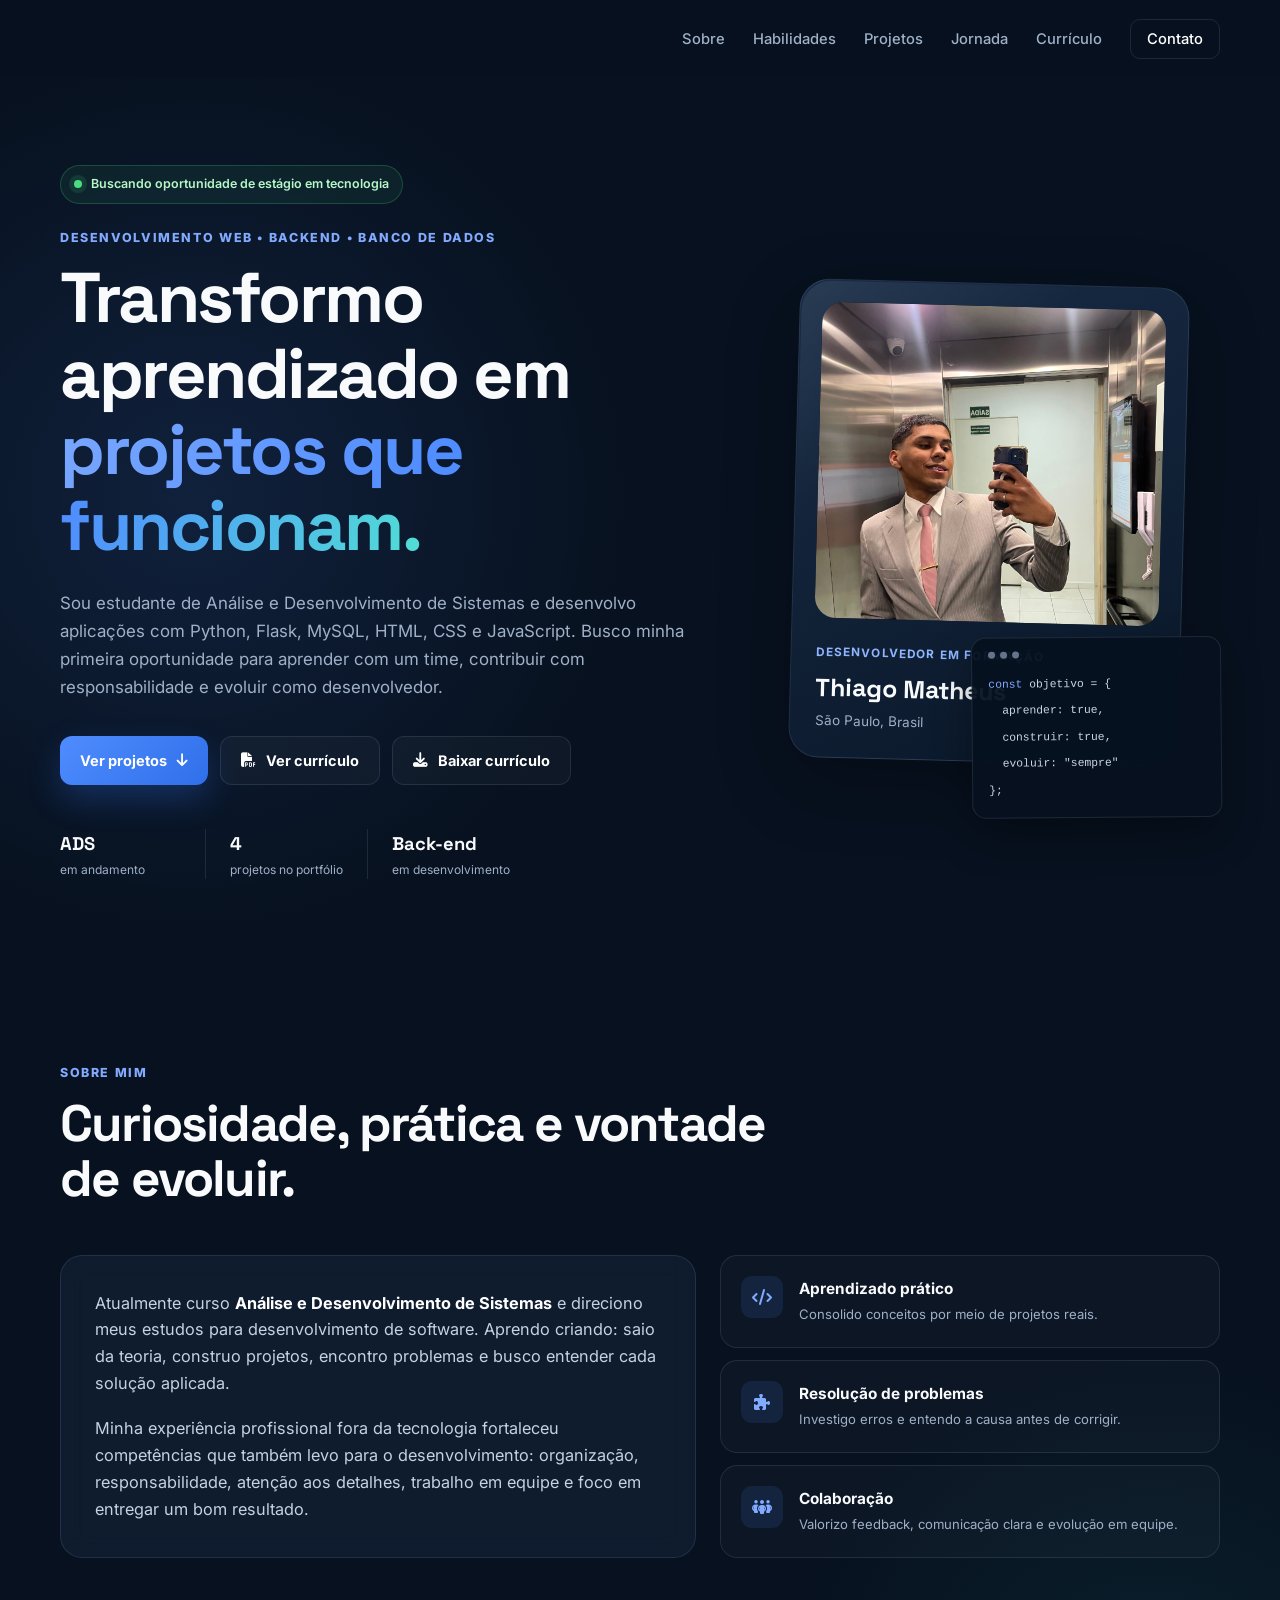
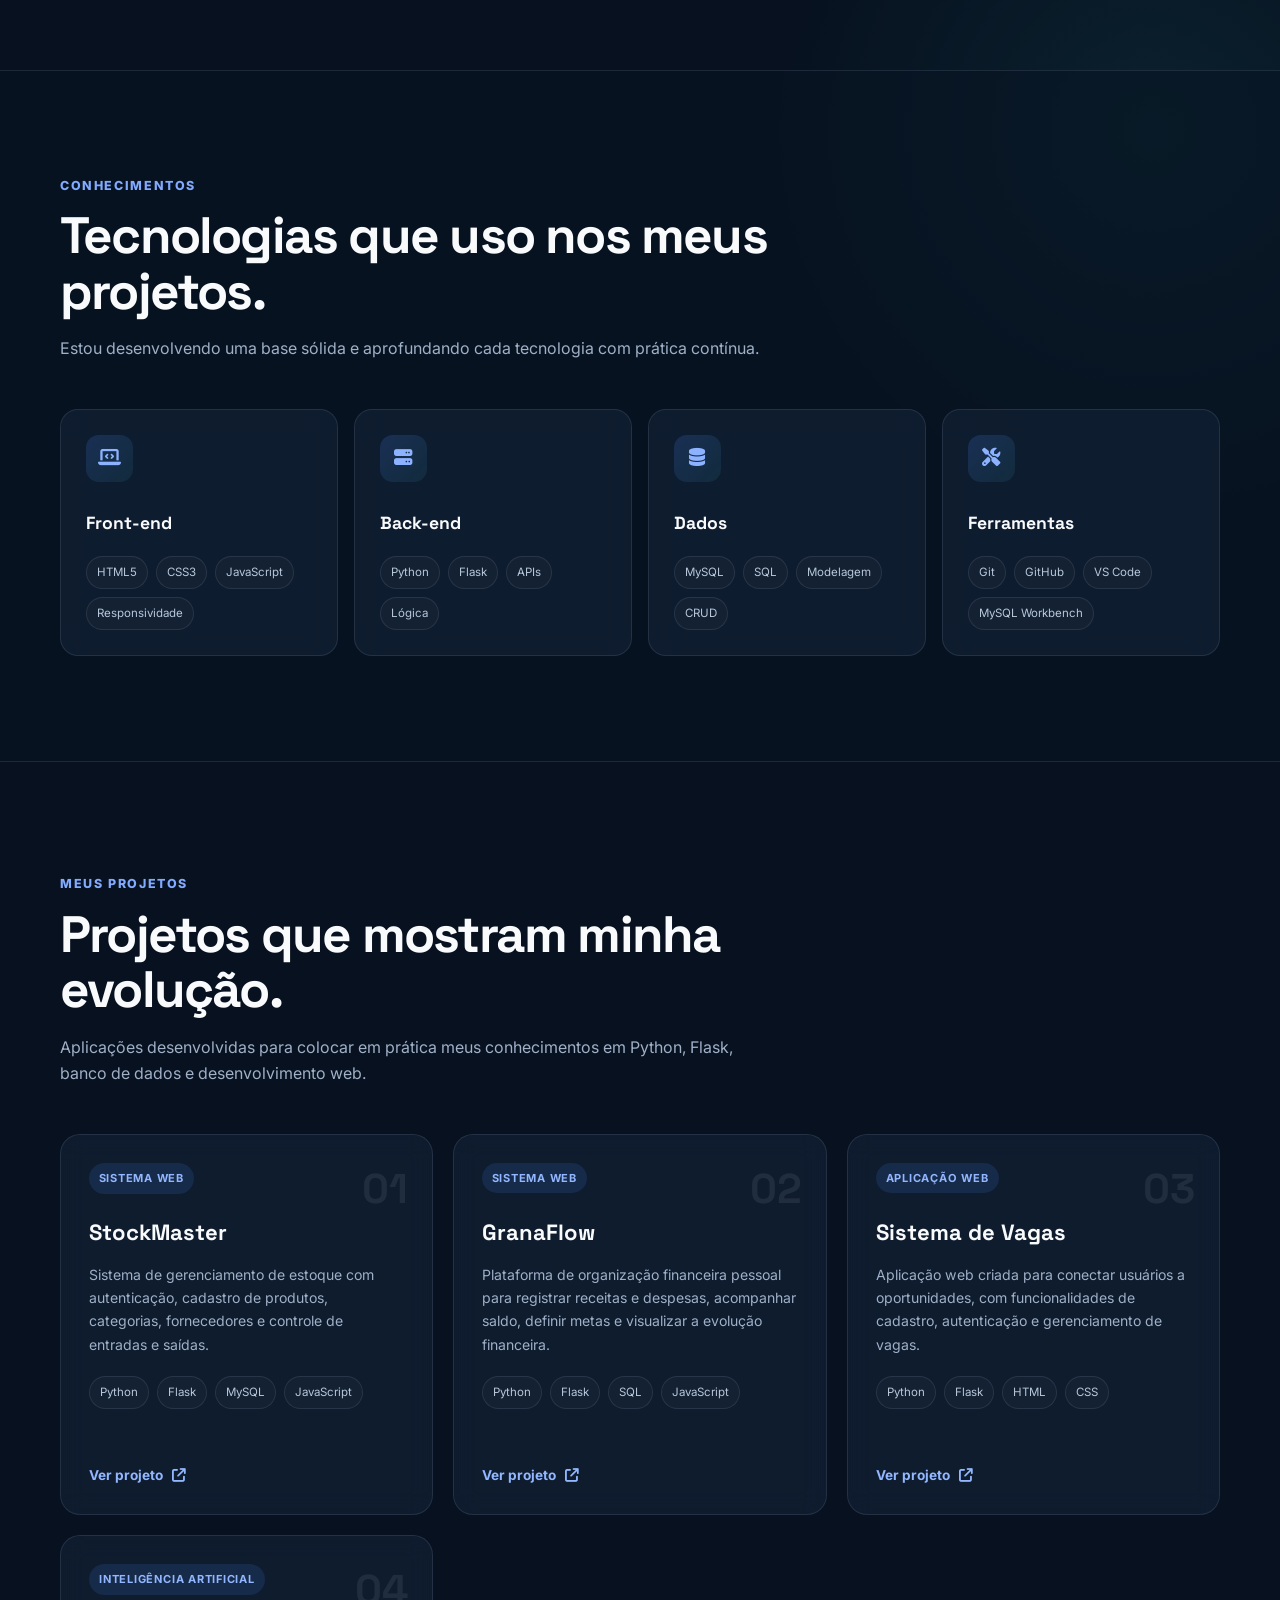
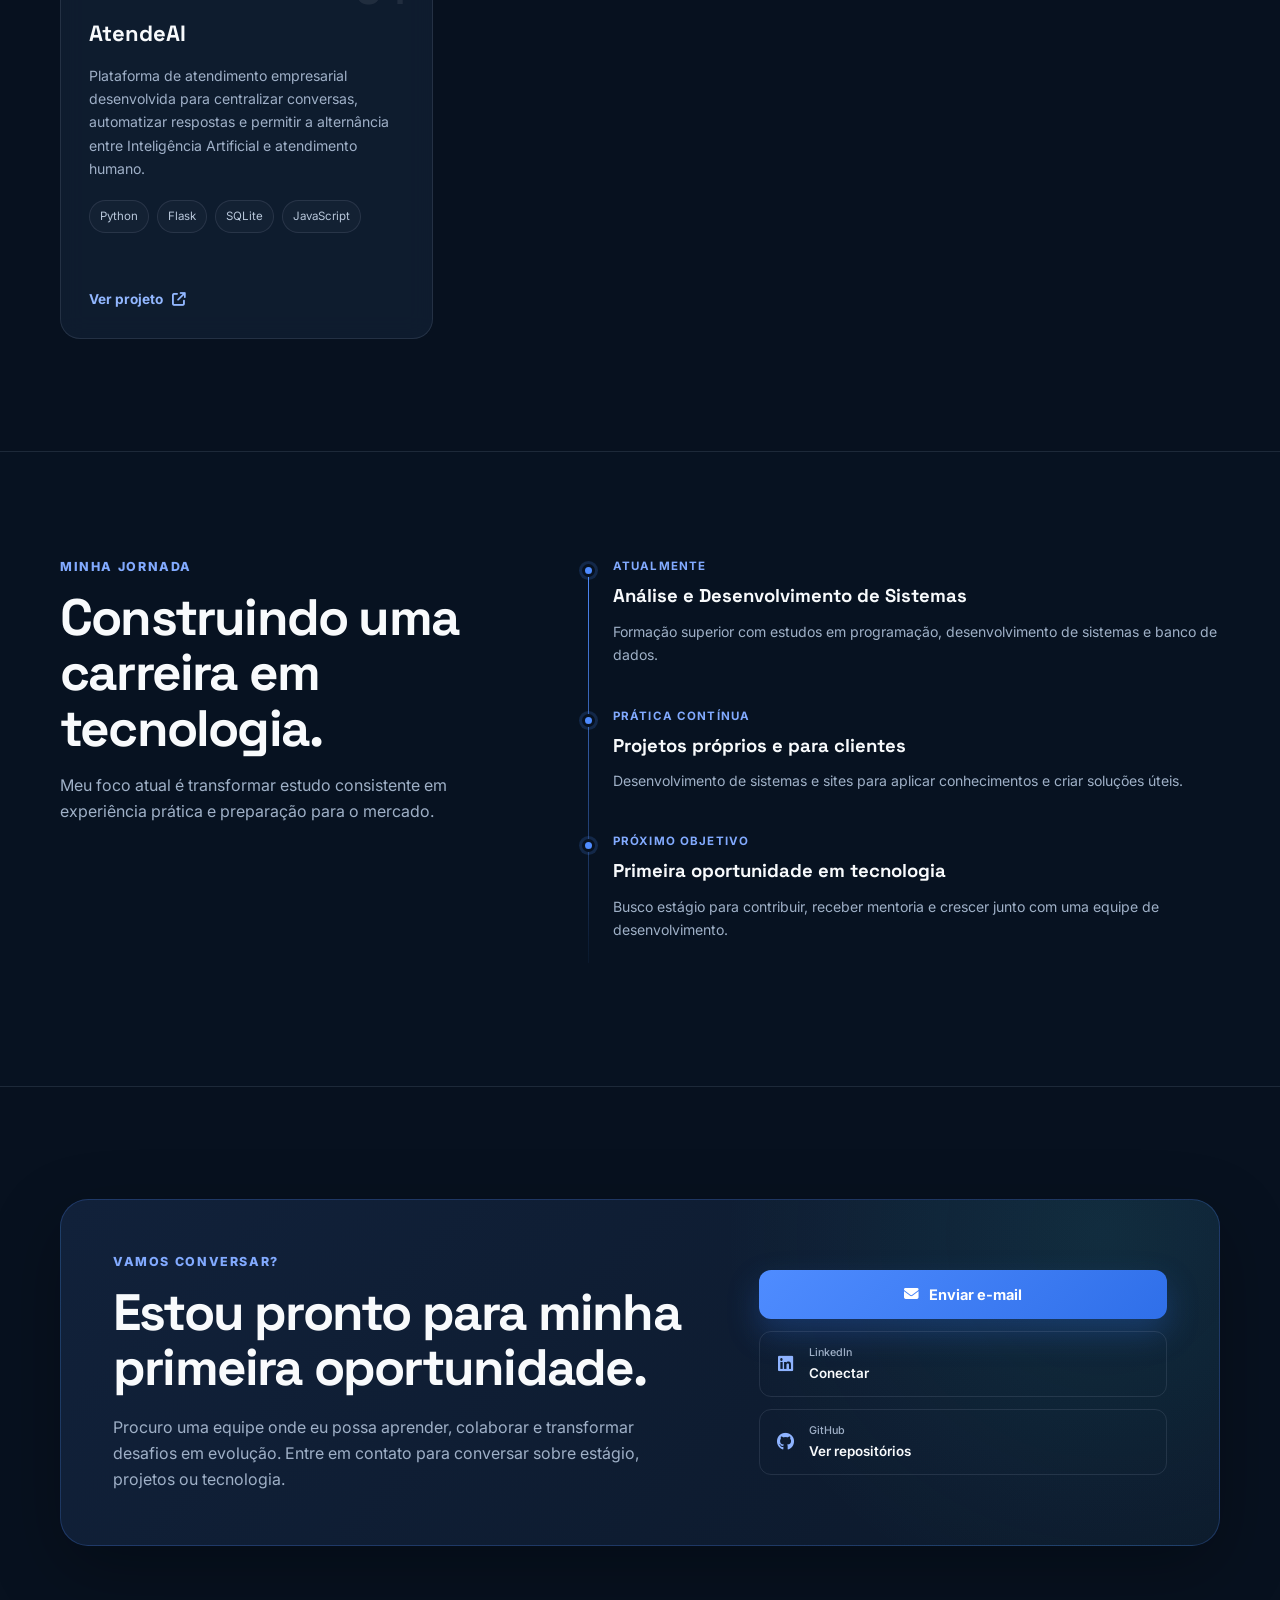
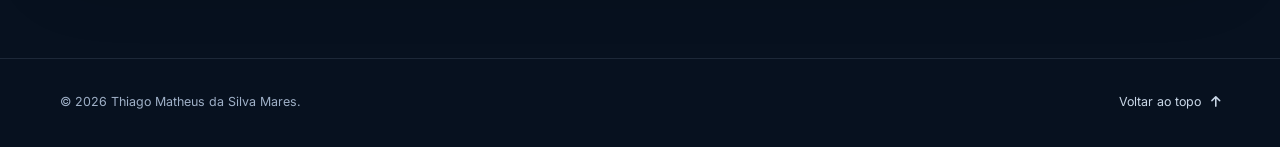
<file: index.html>
<!DOCTYPE html>
<html lang="pt-BR">
<head>
    <meta charset="UTF-8">
    <meta name="viewport" content="width=device-width, initial-scale=1.0">
    <meta name="description" content="Portfólio de Thiago Matheus, estudante de Análise e Desenvolvimento de Sistemas com projetos em Python, Flask, MySQL e desenvolvimento web.">
    <meta name="theme-color" content="#07111f">
    <title>Thiago Matheus | Desenvolvedor em formação</title>

    <link rel="shortcut icon" href="Banco-de-dados/img/favicon.ico" type="image/x-icon">
    <link rel="preconnect" href="https://fonts.googleapis.com">
    <link rel="preconnect" href="https://fonts.gstatic.com" crossorigin>
    <link href="https://fonts.googleapis.com/css2?family=Inter:wght@400;500;600;700;800&family=Space+Grotesk:wght@600;700&display=swap" rel="stylesheet">
    <link rel="stylesheet" href="https://cdnjs.cloudflare.com/ajax/libs/font-awesome/6.7.2/css/all.min.css">
    <link rel="stylesheet" href="estilo/style.css">
</head>

<body>
    <a class="skip-link" href="#conteudo">Ir para o conteúdo</a>

    <header class="site-header" id="inicio">
        <nav class="navbar" aria-label="Navegação principal">
            <a class="brand" href="#inicio" aria-label="Página inicial de Thiago Matheus">
            
            </a>

            <button class="menu-button" type="button" aria-label="Abrir menu" aria-expanded="false" aria-controls="main-menu">
                <i class="fa-solid fa-bars"></i>
            </button>

            <ul class="nav-links" id="main-menu">
                <li><a href="#sobre">Sobre</a></li>
                <li><a href="#habilidades">Habilidades</a></li>
                <li><a href="#projetos">Projetos</a></li>
                <li><a href="#jornada">Jornada</a></li>
                <li><a href="assets/curriculo/Curriculo_Thiago_Matheus_pdf.pdf" target="_blank">Currículo</a></li>
                <li><a class="nav-cta" href="#contato">Contato</a></li>
            </ul>
        </nav>
    </header>

    <main id="conteudo">
        <section class="hero section-shell" aria-labelledby="hero-title">
            <div class="hero-copy reveal">
                <div class="availability">
                    <span class="status-dot"></span>
                    Buscando oportunidade de estágio em tecnologia
                </div>

                <p class="eyebrow">Desenvolvimento web • Backend • Banco de dados</p>
                <h1 id="hero-title">Transformo aprendizado em <span>projetos que funcionam.</span></h1>

                <p class="hero-description">
                    Sou estudante de Análise e Desenvolvimento de Sistemas e desenvolvo aplicações com
                    Python, Flask, MySQL, HTML, CSS e JavaScript. Busco minha primeira oportunidade para
                    aprender com um time, contribuir com responsabilidade e evoluir como desenvolvedor.
                </p>

                <div class="hero-actions">
                    <a class="button button-primary" href="#projetos">
                        Ver projetos
                        <i class="fa-solid fa-arrow-down"></i>
                    </a>
                    <a class="button button-secondary" href="assets/curriculo/Curriculo_Thiago_Matheus_pdf.pdf" target="_blank" rel="noopener noreferrer">
                        <i class="fa-solid fa-file-pdf"></i>
                        Ver currículo
                    </a>
                    <a class="button button-secondary" href="assets/curriculo/Curriculo_Thiago_Matheus_pdf.pdf" download>
                        <i class="fa-solid fa-download"></i>
                        Baixar currículo
                    </a>
                </div>

                <ul class="hero-highlights" aria-label="Destaques profissionais">
                    <li><strong>ADS</strong><span>em andamento</span></li>
                    <li><strong>4</strong><span>projetos no portfólio</span></li>
                    <li><strong>Back-end</strong><span>em desenvolvimento</span></li>
                </ul>
            </div>

            <div class="hero-visual reveal" aria-label="Apresentação de Thiago Matheus">
                <div class="profile-glow"></div>
                <div class="profile-card">
                    <div class="profile-image-wrap">
                        <img src="Banco-de-dados/img/WhatsApp Image 2026-07-23 at 18.38.19.jpeg" alt="Foto de Thiago Matheus" class="profile-image">
                    </div>
                    <div class="profile-content">
                        <span class="profile-label">Desenvolvedor em formação</span>
                        <h2>Thiago Matheus</h2>
                        <p>São Paulo, Brasil</p>
                    </div>
                    <div class="code-window" aria-hidden="true">
                        <div class="code-dots"><span></span><span></span><span></span></div>
                        <code><span>const</span> objetivo = {<br>&nbsp;&nbsp;aprender: true,<br>&nbsp;&nbsp;construir: true,<br>&nbsp;&nbsp;evoluir: "sempre"<br>};</code>
                    </div>
                </div>
            </div>
        </section>

        <section class="about section-shell" id="sobre">
            <div class="section-heading reveal">
                <p class="eyebrow">Sobre mim</p>
                <h2>Curiosidade, prática e vontade de evoluir.</h2>
            </div>

            <div class="about-grid">
                <article class="about-card reveal">
                    <p>
                        Atualmente curso <strong>Análise e Desenvolvimento de Sistemas</strong> e direciono meus estudos
                        para desenvolvimento de software. Aprendo criando: saio da teoria, construo projetos, encontro
                        problemas e busco entender cada solução aplicada.
                    </p>
                    <p>
                        Minha experiência profissional fora da tecnologia fortaleceu competências que também levo para
                        o desenvolvimento: organização, responsabilidade, atenção aos detalhes, trabalho em equipe e foco
                        em entregar um bom resultado.
                    </p>
                </article>

                <div class="principles reveal">
                    <div class="principle">
                        <i class="fa-solid fa-code"></i>
                        <div><h3>Aprendizado prático</h3><p>Consolido conceitos por meio de projetos reais.</p></div>
                    </div>
                    <div class="principle">
                        <i class="fa-solid fa-puzzle-piece"></i>
                        <div><h3>Resolução de problemas</h3><p>Investigo erros e entendo a causa antes de corrigir.</p></div>
                    </div>
                    <div class="principle">
                        <i class="fa-solid fa-people-group"></i>
                        <div><h3>Colaboração</h3><p>Valorizo feedback, comunicação clara e evolução em equipe.</p></div>
                    </div>
                </div>
            </div>
        </section>

        <section class="skills-section" id="habilidades">
            <div class="section-shell">
                <div class="section-heading reveal">
                    <p class="eyebrow">Conhecimentos</p>
                    <h2>Tecnologias que uso nos meus projetos.</h2>
                    <p>Estou desenvolvendo uma base sólida e aprofundando cada tecnologia com prática contínua.</p>
                </div>

                <div class="skills-grid">
                    <article class="skill-group reveal">
                        <div class="skill-icon"><i class="fa-solid fa-laptop-code"></i></div>
                        <h3>Front-end</h3>
                        <div class="skill-tags"><span>HTML5</span><span>CSS3</span><span>JavaScript</span><span>Responsividade</span></div>
                    </article>
                    <article class="skill-group reveal">
                        <div class="skill-icon"><i class="fa-solid fa-server"></i></div>
                        <h3>Back-end</h3>
                        <div class="skill-tags"><span>Python</span><span>Flask</span><span>APIs</span><span>Lógica</span></div>
                    </article>
                    <article class="skill-group reveal">
                        <div class="skill-icon"><i class="fa-solid fa-database"></i></div>
                        <h3>Dados</h3>
                        <div class="skill-tags"><span>MySQL</span><span>SQL</span><span>Modelagem</span><span>CRUD</span></div>
                    </article>
                    <article class="skill-group reveal">
                        <div class="skill-icon"><i class="fa-solid fa-screwdriver-wrench"></i></div>
                        <h3>Ferramentas</h3>
                        <div class="skill-tags"><span>Git</span><span>GitHub</span><span>VS Code</span><span>MySQL Workbench</span></div>
                    </article>
                </div>
            </div>
        </section>

        <section class="projects section-shell" id="projetos">

    <div class="section-heading reveal">
        <p class="eyebrow">Meus projetos</p>
        <h2>Projetos que mostram minha evolução.</h2>
        <p>
            Aplicações desenvolvidas para colocar em prática meus conhecimentos
            em Python, Flask, banco de dados e desenvolvimento web.
        </p>
    </div>

    <div class="project-grid">

        <!-- STOCKMASTER -->
        <article class="project-card reveal">
            <div class="project-number">01</div>

            <span class="badge badge-alt">Sistema Web</span>

            <h3>StockMaster</h3>

            <p>
                Sistema de gerenciamento de estoque com autenticação,
                cadastro de produtos, categorias, fornecedores e controle
                de entradas e saídas.
            </p>

            <div class="tech-list">
                <span>Python</span>
                <span>Flask</span>
                <span>MySQL</span>
                <span>JavaScript</span>
            </div>

            <a class="text-link"
               href="https://stockmaster-thiago3.onrender.com"
               target="_blank"
               rel="noopener noreferrer">
                Ver projeto
                <i class="fa-solid fa-arrow-up-right-from-square"></i>
            </a>
        </article>


        <!-- GRANAFLOW -->
        <article class="project-card reveal">
            <div class="project-number">02</div>

            <span class="badge badge-alt">Sistema Web</span>

            <h3>GranaFlow</h3>

            <p>
                Plataforma de organização financeira pessoal para registrar
                receitas e despesas, acompanhar saldo, definir metas e
                visualizar a evolução financeira.
            </p>

            <div class="tech-list">
                <span>Python</span>
                <span>Flask</span>
                <span>SQL</span>
                <span>JavaScript</span>
            </div>

            <a class="text-link"
               href="https://granaflow-s0bc.onrender.com"
               target="_blank"
               rel="noopener noreferrer">
                Ver projeto
                <i class="fa-solid fa-arrow-up-right-from-square"></i>
            </a>
        </article>


        <!-- SISTEMA DE VAGAS -->
        <article class="project-card reveal">
            <div class="project-number">03</div>

            <span class="badge badge-alt">Aplicação Web</span>

            <h3>Sistema de Vagas</h3>

            <p>
                Aplicação web criada para conectar usuários a oportunidades,
                com funcionalidades de cadastro, autenticação e
                gerenciamento de vagas.
            </p>

            <div class="tech-list">
                <span>Python</span>
                <span>Flask</span>
                <span>HTML</span>
                <span>CSS</span>
            </div>

            <a class="text-link"
               href="https://sistemavagas.netlify.app/"
               target="_blank"
               rel="noopener noreferrer">
                Ver projeto
                <i class="fa-solid fa-arrow-up-right-from-square"></i>
            </a>
        </article>

        <!-- ATENDEAI -->
        <article class="project-card reveal">
            <div class="project-number">04</div>

            <span class="badge badge-alt">Inteligência Artificial</span>

            <h3>AtendeAI</h3>

            <p>
                Plataforma de atendimento empresarial desenvolvida para
                centralizar conversas, automatizar respostas e permitir
                a alternância entre Inteligência Artificial e atendimento humano.
            </p>

            <div class="tech-list">
                <span>Python</span>
                <span>Flask</span>
                <span>SQLite</span>
                <span>JavaScript</span>
            </div>

            <a class="text-link"
            href="https://atendeia.onrender.com/"
            target="_blank"
            rel="noopener noreferrer">
                Ver projeto
                <i class="fa-solid fa-arrow-up-right-from-square"></i>
            </a>
        </article>

    </div>
</section>
            
        <section class="journey-section" id="jornada">
            <div class="section-shell journey-grid">
                <div class="section-heading reveal">
                    <p class="eyebrow">Minha jornada</p>
                    <h2>Construindo uma carreira em tecnologia.</h2>
                    <p>Meu foco atual é transformar estudo consistente em experiência prática e preparação para o mercado.</p>
                </div>

                <div class="timeline reveal">
                    <article class="timeline-item">
                        <span class="timeline-dot"></span>
                        <p class="timeline-date">Atualmente</p>
                        <h3>Análise e Desenvolvimento de Sistemas</h3>
                        <p>Formação superior com estudos em programação, desenvolvimento de sistemas e banco de dados.</p>
                    </article>
                    <article class="timeline-item">
                        <span class="timeline-dot"></span>
                        <p class="timeline-date">Prática contínua</p>
                        <h3>Projetos próprios e para clientes</h3>
                        <p>Desenvolvimento de sistemas e sites para aplicar conhecimentos e criar soluções úteis.</p>
                    </article>
                    <article class="timeline-item">
                        <span class="timeline-dot"></span>
                        <p class="timeline-date">Próximo objetivo</p>
                        <h3>Primeira oportunidade em tecnologia</h3>
                        <p>Busco estágio para contribuir, receber mentoria e crescer junto com uma equipe de desenvolvimento.</p>
                    </article>
                </div>
            </div>
        </section>

        <section class="contact section-shell" id="contato">
            <div class="contact-card reveal">
                <div>
                    <p class="eyebrow">Vamos conversar?</p>
                    <h2>Estou pronto para minha primeira oportunidade.</h2>
                    <p>
                        Procuro uma equipe onde eu possa aprender, colaborar e transformar desafios em evolução.
                        Entre em contato para conversar sobre estágio, projetos ou tecnologia.
                    </p>
                </div>

                <div class="contact-actions">
                    <a class="button button-primary" href="mailto:thiagomatheus4033@gmail.com"><i class="fa-solid fa-envelope"></i> Enviar e-mail</a>
                    <a class="contact-link" href="https://www.linkedin.com/in/thiago-matheus-a689ba3b1" target="_blank" rel="noopener noreferrer"><i class="fa-brands fa-linkedin"></i><span><small>LinkedIn</small>Conectar</span></a>
                    <a class="contact-link" href="https://github.com/thiagosilva80" target="_blank" rel="noopener noreferrer"><i class="fa-brands fa-github"></i><span><small>GitHub</small>Ver repositórios</span></a>
                </div>
            </div>
        </section>
    </main>

    <footer class="site-footer">
        <div class="section-shell footer-content">
            <p>© 2026 Thiago Matheus da Silva Mares.</p>
            <a href="#inicio">Voltar ao topo <i class="fa-solid fa-arrow-up"></i></a>
        </div>
    </footer>

    <script src="script.js"></script>
</body>
</html>
</file>
<file: estilo/style.css>
:root {
    --bg: #07111f;
    --bg-soft: #0b1728;
    --surface: rgba(17, 31, 51, 0.82);
    --surface-solid: #111f33;
    --surface-light: #172a43;
    --border: rgba(148, 163, 184, 0.16);
    --text: #f8fafc;
    --muted: #9fb0c7;
    --primary: #4f8cff;
    --primary-strong: #2f6fe9;
    --cyan: #38d9d9;
    --success: #4ade80;
    --shadow: 0 24px 70px rgba(0, 0, 0, 0.28);
    --radius: 22px;
    --max-width: 1160px;
}

* { margin: 0; padding: 0; box-sizing: border-box; }
html { scroll-behavior: smooth; scroll-padding-top: 92px; }
body {
    min-height: 100vh;
    background:
        radial-gradient(circle at 15% 10%, rgba(79, 140, 255, 0.13), transparent 28rem),
        radial-gradient(circle at 90% 35%, rgba(56, 217, 217, 0.08), transparent 24rem),
        var(--bg);
    color: var(--text);
    font-family: "Inter", sans-serif;
    line-height: 1.65;
    overflow-x: hidden;
}
body::before {
    content: "";
    position: fixed;
    inset: 0;
    pointer-events: none;
    opacity: 0.22;
    background-image: linear-gradient(rgba(255,255,255,.025) 1px, transparent 1px), linear-gradient(90deg, rgba(255,255,255,.025) 1px, transparent 1px);
    background-size: 42px 42px;
    mask-image: linear-gradient(to bottom, black, transparent 80%);
    z-index: -1;
}
a { color: inherit; }
img { max-width: 100%; display: block; }
button, a { -webkit-tap-highlight-color: transparent; }

.skip-link { position: fixed; top: -60px; left: 20px; z-index: 999; padding: 12px 16px; background: white; color: #07111f; border-radius: 8px; transition: top .2s; }
.skip-link:focus { top: 16px; }
.section-shell { width: min(calc(100% - 40px), var(--max-width)); margin-inline: auto; }

.site-header { position: sticky; top: 0; z-index: 100; border-bottom: 1px solid transparent; background: rgba(7, 17, 31, 0.74); backdrop-filter: blur(18px); transition: border-color .25s, box-shadow .25s; }
.site-header.scrolled { border-color: var(--border); box-shadow: 0 12px 35px rgba(0,0,0,.15); }
.navbar { width: min(calc(100% - 40px), var(--max-width)); height: 76px; margin-inline: auto; display: flex; align-items: center; justify-content: space-between; }
.brand { display: inline-flex; align-items: center; gap: 11px; text-decoration: none; font-family: "Space Grotesk", sans-serif; font-weight: 700; font-size: 1.05rem; }
.brand-mark { display: grid; place-items: center; width: 38px; aspect-ratio: 1; border-radius: 11px; background: linear-gradient(135deg, var(--primary), var(--cyan)); color: white; font-size: .78rem; box-shadow: 0 8px 22px rgba(79,140,255,.28); }
.nav-links { display: flex; align-items: center; gap: 28px; list-style: none; }
.nav-links a { color: var(--muted); text-decoration: none; font-size: .92rem; font-weight: 500; transition: color .2s; }
.nav-links a:hover, .nav-links a.active { color: white; }
.nav-links .nav-cta { padding: 10px 16px; border: 1px solid var(--border); border-radius: 10px; color: white; }
.nav-links .nav-cta:hover { border-color: rgba(79,140,255,.6); background: rgba(79,140,255,.1); }
.menu-button { display: none; border: 0; background: transparent; color: white; font-size: 1.35rem; cursor: pointer; }

.hero { min-height: calc(100vh - 76px); padding-block: 88px 72px; display: grid; grid-template-columns: 1.15fr .85fr; align-items: center; gap: 74px; }
.availability { width: fit-content; display: inline-flex; align-items: center; gap: 9px; margin-bottom: 24px; padding: 8px 13px; border: 1px solid rgba(74,222,128,.22); border-radius: 999px; background: rgba(74,222,128,.07); color: #b7f7c8; font-size: .78rem; font-weight: 600; }
.status-dot { width: 8px; height: 8px; border-radius: 50%; background: var(--success); box-shadow: 0 0 0 5px rgba(74,222,128,.12); }
.eyebrow { margin-bottom: 12px; color: #82aaff; font-size: .78rem; font-weight: 800; text-transform: uppercase; letter-spacing: .13em; }
.hero h1, .section-heading h2, .contact-card h2 { font-family: "Space Grotesk", sans-serif; letter-spacing: -.035em; line-height: 1.08; }
.hero h1 { max-width: 760px; font-size: clamp(2.7rem, 5.5vw, 5rem); }
.hero h1 span { background: linear-gradient(110deg, #79a7ff, #4f8cff 52%, #51dfd5); -webkit-background-clip: text; background-clip: text; color: transparent; }
.hero-description { max-width: 680px; margin-top: 26px; color: var(--muted); font-size: 1.06rem; }
.hero-actions { display: flex; flex-wrap: wrap; gap: 12px; margin-top: 34px; }
.button { display: inline-flex; align-items: center; justify-content: center; gap: 10px; min-height: 49px; padding: 0 20px; border-radius: 12px; text-decoration: none; font-size: .91rem; font-weight: 700; transition: transform .22s, background .22s, border-color .22s, box-shadow .22s; }
.button:hover { transform: translateY(-2px); }
.button-primary { background: linear-gradient(135deg, var(--primary), var(--primary-strong)); color: white; box-shadow: 0 14px 32px rgba(47,111,233,.28); }
.button-primary:hover { box-shadow: 0 17px 38px rgba(47,111,233,.38); }
.button-secondary { border: 1px solid var(--border); background: rgba(255,255,255,.03); color: white; }
.button-secondary:hover { border-color: rgba(79,140,255,.5); background: rgba(79,140,255,.08); }
.hero-highlights { display: flex; flex-wrap: wrap; gap: 0; margin-top: 44px; list-style: none; }
.hero-highlights li { display: flex; flex-direction: column; min-width: 145px; padding: 0 24px; border-left: 1px solid var(--border); }
.hero-highlights li:first-child { padding-left: 0; border-left: 0; }
.hero-highlights strong { font-family: "Space Grotesk"; font-size: 1.15rem; }
.hero-highlights span { color: var(--muted); font-size: .75rem; }
.hero-visual { position: relative; display: grid; place-items: center; }
.profile-glow { position: absolute; width: 78%; aspect-ratio: 1; border-radius: 50%; background: radial-gradient(circle, rgba(79,140,255,.28), transparent 66%); filter: blur(12px); }
.profile-card { position: relative; width: min(100%, 390px); padding: 22px; border: 1px solid var(--border); border-radius: 30px; background: linear-gradient(155deg, rgba(25,45,71,.96), rgba(10,24,41,.95)); box-shadow: var(--shadow); transform: rotate(1.5deg); }
.profile-card::before { content: ""; position: absolute; inset: 1px; border-radius: inherit; background: linear-gradient(140deg, rgba(255,255,255,.08), transparent 30%); pointer-events: none; }
.profile-image-wrap { position: relative; overflow: hidden; aspect-ratio: 1 / .92; border-radius: 21px; background: #0c1828; }
.profile-image { width: 100%; height: 100%; object-fit: cover; object-position: center 18%; filter: saturate(.9) contrast(1.04); }
.profile-content { padding: 19px 3px 4px; }
.profile-label { color: #8fb5ff; font-size: .73rem; font-weight: 700; text-transform: uppercase; letter-spacing: .1em; }
.profile-content h2 { margin-top: 4px; font-family: "Space Grotesk"; font-size: 1.55rem; }
.profile-content p { color: var(--muted); font-size: .84rem; }
.code-window { position: absolute; right: -44px; bottom: -54px; width: 250px; padding: 13px 16px 17px; border: 1px solid var(--border); border-radius: 14px; background: rgba(7,17,31,.95); box-shadow: 0 18px 40px rgba(0,0,0,.3); transform: rotate(-2deg); }
.code-dots { display: flex; gap: 5px; margin-bottom: 10px; }
.code-dots span { width: 7px; height: 7px; border-radius: 50%; background: #64748b; }
.code-window code { color: #cbd5e1; font-size: .71rem; line-height: 1.65; }
.code-window code span { color: #83aaff; }

.about, .projects, .contact { padding-block: 112px; }
.section-heading { max-width: 720px; margin-bottom: 48px; }
.section-heading h2, .contact-card h2 { font-size: clamp(2rem, 4vw, 3.35rem); }
.section-heading > p:last-child { margin-top: 16px; color: var(--muted); }
.about-grid { display: grid; grid-template-columns: 1.12fr .88fr; gap: 24px; }
.about-card, .skill-group, .project-card { border: 1px solid var(--border); background: var(--surface); backdrop-filter: blur(12px); }
.about-card { padding: 34px; border-radius: var(--radius); color: #c5d2e3; font-size: 1.02rem; }
.about-card p + p { margin-top: 18px; }
.about-card strong { color: white; }
.principles { display: grid; gap: 12px; }
.principle { display: flex; align-items: flex-start; gap: 16px; padding: 20px; border: 1px solid var(--border); border-radius: 17px; background: rgba(255,255,255,.025); }
.principle > i { display: grid; place-items: center; flex: 0 0 42px; height: 42px; border-radius: 11px; background: rgba(79,140,255,.12); color: #82aaff; }
.principle h3 { font-size: .96rem; }
.principle p { margin-top: 3px; color: var(--muted); font-size: .82rem; }

.skills-section, .journey-section { padding-block: 105px; border-block: 1px solid var(--border); background: rgba(8,20,35,.55); }
.skills-grid { display: grid; grid-template-columns: repeat(4, 1fr); gap: 16px; }
.skill-group { min-height: 235px; padding: 25px; border-radius: 18px; transition: transform .25s, border-color .25s; }
.skill-group:hover { transform: translateY(-5px); border-color: rgba(79,140,255,.4); }
.skill-icon { display: grid; place-items: center; width: 47px; height: 47px; margin-bottom: 27px; border-radius: 13px; background: linear-gradient(135deg, rgba(79,140,255,.18), rgba(56,217,217,.08)); color: #8db2ff; font-size: 1.15rem; }
.skill-group h3 { margin-bottom: 18px; font-family: "Space Grotesk"; font-size: 1.1rem; }
.skill-tags, .tech-list { display: flex; flex-wrap: wrap; gap: 8px; }
.skill-tags span, .tech-list span { padding: 6px 10px; border: 1px solid var(--border); border-radius: 999px; color: #b8c7da; background: rgba(255,255,255,.025); font-size: .72rem; }

.featured-project { display: grid; grid-template-columns: 1.08fr .92fr; overflow: hidden; border: 1px solid rgba(79,140,255,.22); border-radius: 26px; background: linear-gradient(135deg, rgba(17,31,51,.97), rgba(10,23,40,.94)); box-shadow: var(--shadow); }
.project-preview { min-height: 440px; padding: 38px; background: radial-gradient(circle at 60% 30%, rgba(79,140,255,.2), transparent 45%), #091525; }
.stockmaster-preview { display: flex; align-items: stretch; gap: 13px; }
.fake-sidebar { width: 24%; padding: 24px 13px; border: 1px solid var(--border); border-radius: 18px; background: #101d30; }
.fake-logo { display: block; margin-bottom: 35px; color: #c7a184; }
.fake-nav { display: block; height: 28px; margin-bottom: 16px; border-radius: 8px; background: rgba(255,255,255,.06); }
.fake-nav.active { background: linear-gradient(90deg, #4f8cff, #3674e4); }
.fake-dashboard { flex: 1; padding: 26px 20px; border: 1px solid var(--border); border-radius: 18px; background: #0e1b2d; }
.fake-top { width: 45%; height: 24px; margin-bottom: 28px; border-radius: 7px; background: rgba(255,255,255,.12); }
.fake-cards { display: grid; grid-template-columns: repeat(3, 1fr); gap: 10px; }
.fake-cards span { height: 82px; border: 1px solid var(--border); border-radius: 12px; background: #172943; }
.fake-table { margin-top: 22px; padding: 16px; border-radius: 12px; background: #14253d; }
.fake-table span { display: block; height: 9px; margin: 13px 0; border-radius: 5px; background: rgba(255,255,255,.09); }
.project-content { display: flex; flex-direction: column; justify-content: center; padding: 44px; }
.project-meta { display: flex; justify-content: space-between; align-items: center; gap: 12px; color: var(--muted); font-size: .73rem; }
.badge { width: fit-content; padding: 6px 10px; border-radius: 999px; background: rgba(79,140,255,.13); color: #92b7ff; font-size: .69rem; font-weight: 700; text-transform: uppercase; letter-spacing: .07em; }
.badge-alt { margin-bottom: 20px; }
.project-content h3, .project-card h3 { font-family: "Space Grotesk"; }
.project-content h3 { margin-top: 18px; font-size: 2.3rem; }
.project-content > p { margin-top: 15px; color: var(--muted); font-size: .93rem; }
.project-results { display: grid; gap: 8px; margin: 22px 0; list-style: none; color: #c5d2e3; font-size: .83rem; }
.project-results i { margin-right: 8px; color: var(--success); }
.project-content .tech-list { margin-bottom: 23px; }
.text-link { width: fit-content; color: #92b7ff; text-decoration: none; font-size: .85rem; font-weight: 700; }
.text-link i { margin-left: 6px; transition: transform .2s; }
.text-link:hover i { transform: translate(3px, -2px); }
.project-grid {
    display: grid;
    grid-template-columns: repeat(3, 1fr);
    gap: 20px;
    align-items: stretch;
    margin-top: 24px;
}
.project-card {
    position: relative;
    display: flex;
    flex-direction: column;
    min-height: 365px;
    padding: 28px;
    border-radius: 20px;
    transition: transform .25s, border-color .25s;
}
.project-card:hover { transform: translateY(-5px); border-color: rgba(79,140,255,.38); }
.project-number { position: absolute; top: 20px; right: 24px; color: rgba(255,255,255,.08); font-family: "Space Grotesk"; font-size: 2.6rem; font-weight: 700; }
.project-card h3 { margin-bottom: 13px; font-size: 1.38rem; }
.project-card > p {
    flex: 1;
    min-height: auto;
    color: var(--muted);
    font-size: .88rem;
}
.project-card .tech-list {
    min-height: 64px;
    margin: 20px 0 24px;
    align-content: flex-start;
}

.project-card .text-link {
    margin-top: auto;
}
.center-action { display: flex; justify-content: center; margin-top: 36px; }

.journey-grid { display: grid; grid-template-columns: .82fr 1.18fr; gap: 80px; align-items: start; }
.timeline { position: relative; padding-left: 30px; }
.timeline::before { content: ""; position: absolute; left: 5px; top: 8px; bottom: 18px; width: 1px; background: linear-gradient(var(--primary), rgba(79,140,255,.05)); }
.timeline-item { position: relative; padding-bottom: 40px; }
.timeline-dot { position: absolute; left: -31px; top: 7px; width: 13px; height: 13px; border: 3px solid #07111f; border-radius: 50%; background: var(--primary); box-shadow: 0 0 0 3px rgba(79,140,255,.18); }
.timeline-date { color: #82aaff; font-size: .72rem; font-weight: 700; text-transform: uppercase; letter-spacing: .1em; }
.timeline-item h3 { margin: 5px 0 8px; font-family: "Space Grotesk"; font-size: 1.16rem; }
.timeline-item > p:last-child { color: var(--muted); font-size: .88rem; }

.contact-card { display: grid; grid-template-columns: 1.18fr .82fr; gap: 60px; padding: 52px; border: 1px solid rgba(79,140,255,.24); border-radius: 28px; background: radial-gradient(circle at 90% 10%, rgba(56,217,217,.09), transparent 35%), linear-gradient(135deg, #11213a, #0c192b); box-shadow: var(--shadow); }
.contact-card > div:first-child > p:last-child { max-width: 650px; margin-top: 18px; color: var(--muted); }
.contact-actions { display: grid; gap: 12px; align-content: center; }
.contact-link { display: flex; align-items: center; gap: 13px; padding: 12px 14px; border: 1px solid var(--border); border-radius: 12px; text-decoration: none; transition: border-color .2s, background .2s; }
.contact-link:hover { border-color: rgba(79,140,255,.45); background: rgba(79,140,255,.07); }
.contact-link > i { width: 22px; text-align: center; color: #8eb3ff; font-size: 1.1rem; }
.contact-link span { font-size: .84rem; font-weight: 600; }
.contact-link small { display: block; color: var(--muted); font-size: .67rem; font-weight: 500; }
.site-footer { border-top: 1px solid var(--border); }
.footer-content { min-height: 88px; display: flex; align-items: center; justify-content: space-between; color: var(--muted); font-size: .78rem; }
.footer-content a { color: #c9d7e7; text-decoration: none; }
.footer-content i { margin-left: 6px; }

.reveal { opacity: 0; transform: translateY(22px); transition: opacity .65s ease, transform .65s ease; }
.reveal.visible { opacity: 1; transform: translateY(0); }

@media (max-width: 980px) {
    .hero { grid-template-columns: 1fr; min-height: auto; padding-top: 72px; }
    .hero-copy { text-align: center; }
    .availability, .hero-actions { margin-inline: auto; }
    .hero-description { margin-inline: auto; }
    .hero-highlights { justify-content: center; }
    .hero-visual { margin-top: 22px; }
    .about-grid, .featured-project, .journey-grid, .contact-card { grid-template-columns: 1fr; }
    .skills-grid { grid-template-columns: repeat(2, 1fr); }
    .project-grid { grid-template-columns: repeat(2, 1fr); }
    .featured-project .project-preview { min-height: 360px; }
    .journey-grid { gap: 28px; }
}

@media (max-width: 760px) {
    .menu-button { display: block; }
    .nav-links { position: absolute; top: 76px; left: 20px; right: 20px; display: grid; gap: 4px; padding: 14px; border: 1px solid var(--border); border-radius: 15px; background: rgba(10,23,40,.98); box-shadow: var(--shadow); opacity: 0; visibility: hidden; transform: translateY(-10px); transition: .22s; }
    .nav-links.open { opacity: 1; visibility: visible; transform: translateY(0); }
    .nav-links a { display: block; padding: 11px 12px; border-radius: 8px; }
    .nav-links a:hover { background: rgba(255,255,255,.04); }
    .nav-links .nav-cta { border: 0; }
    .hero { padding-block: 62px; gap: 52px; }
    .hero h1 { font-size: clamp(2.45rem, 12vw, 3.8rem); }
    .hero-highlights { display: grid; grid-template-columns: 1fr 1fr; width: 100%; }
    .hero-highlights li { min-width: 0; padding: 13px; border: 1px solid var(--border); }
    .hero-highlights li:first-child { padding: 13px; border: 1px solid var(--border); }
    .code-window { right: -8px; width: 220px; }
    .about, .projects, .contact, .skills-section, .journey-section { padding-block: 78px; }
    .skills-grid, .project-grid { grid-template-columns: 1fr; }
    .skill-group { min-height: auto; }
    .featured-project .project-preview { min-height: 300px; padding: 20px; }
    .project-content { padding: 30px 24px; }
    .project-card > p { min-height: auto; }
    .contact-card { padding: 32px 23px; gap: 30px; }
}

@media (max-width: 480px) {
    .section-shell, .navbar { width: min(calc(100% - 28px), var(--max-width)); }
    .brand span:last-child { display: none; }
    .hero-actions .button { width: 100%; }
    .hero-highlights { grid-template-columns: 1fr; }
    .profile-card { width: 92%; }
    .code-window { position: relative; right: auto; bottom: auto; width: 100%; margin-top: 14px; transform: none; }
    .fake-sidebar { display: none; }
    .project-meta { align-items: flex-start; flex-direction: column; }
    .footer-content { flex-direction: column; justify-content: center; gap: 7px; text-align: center; }
}

@media (prefers-reduced-motion: reduce) {
    html { scroll-behavior: auto; }
    *, *::before, *::after { animation-duration: .01ms !important; transition-duration: .01ms !important; }
    .reveal { opacity: 1; transform: none; }
}

.stockmaster-preview {
    width: 100%;
    min-height: 430px;
    display: flex;
    align-items: center;
    justify-content: center;
    overflow: hidden;
    padding: 18px;
    background: #0b1728;
}

.stockmaster-image {
    width: 115%;
    max-width: none;
    height: auto;
    display: block;
    object-fit: contain;
    border-radius: 10px;
    transition: transform 0.4s ease;
}

.stockmaster-preview:hover .stockmaster-image {
    transform: scale(1.03);
}

html{
    scroll-behavior: smooth;
}
</file>
